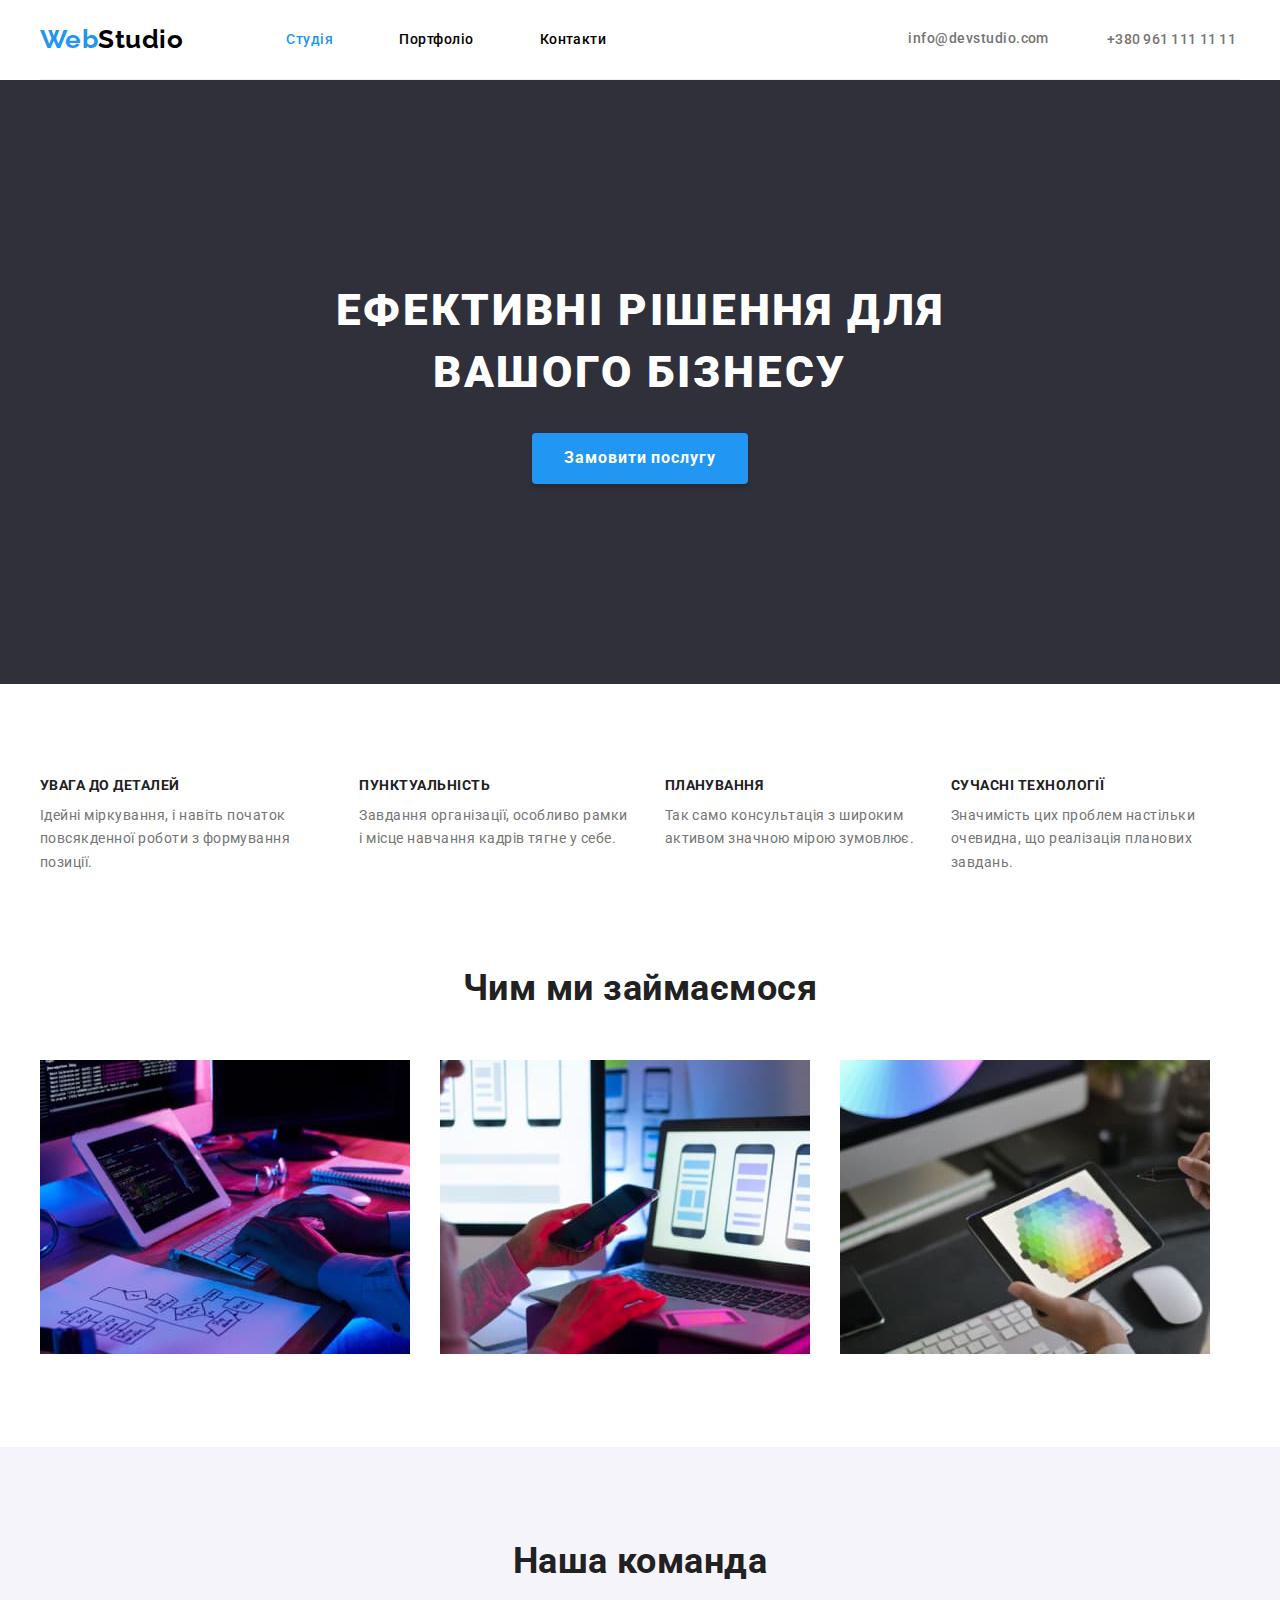
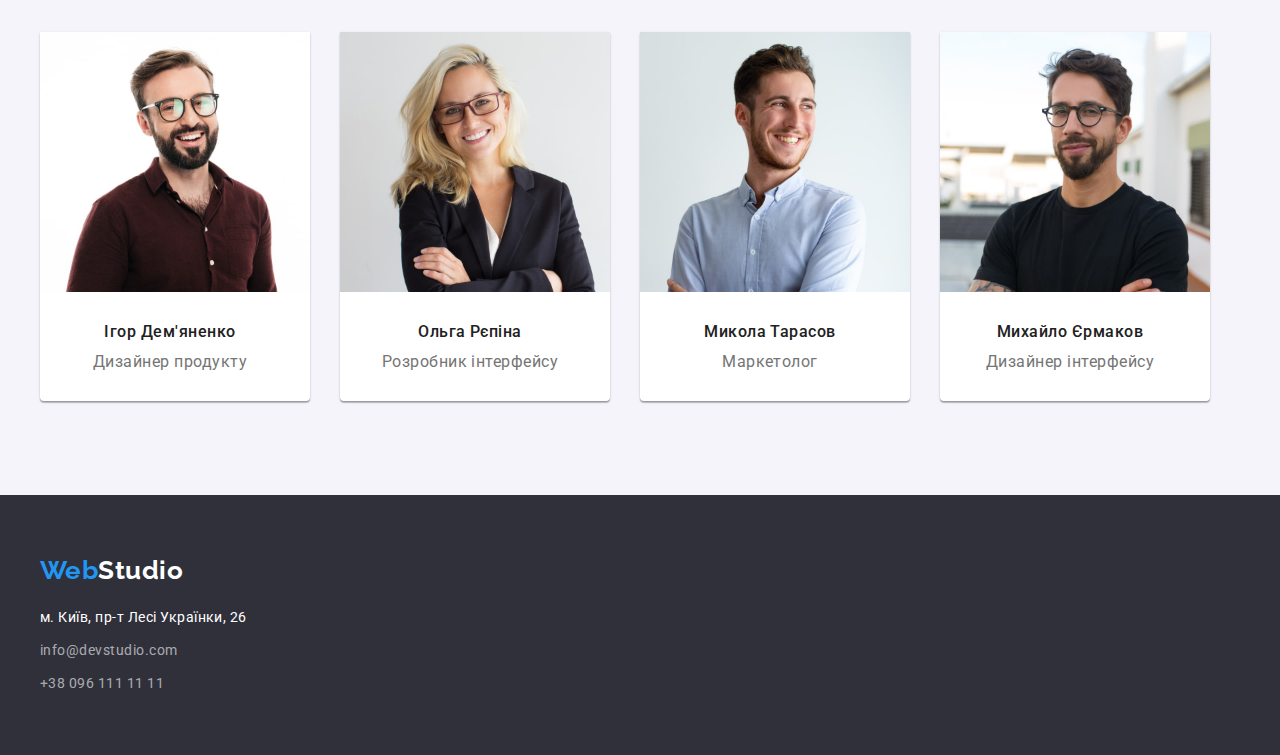
<file: index.html>
<!DOCTYPE html>
<html lang="en">
  <head>
    <meta charset="UTF-8" />
    <meta http-equiv="X-UA-Compatible" content="IE=edge" />
    <meta name="viewport" content="width=device-width, initial-scale=1.0" />
    <title>студія</title>

    <link rel="stylesheet"
        href="https://cdnjs.cloudflare.com/ajax/libs/modern-normalize/1.1.0/modern-normalize.min.css" />
    <link
        href="https://fonts.googleapis.com/css2?family=Raleway:wght@700&family=Roboto:wght@400;500;700;900&display=swap"
        rel="stylesheet" />
    <link rel="stylesheet" href="css/style.css" />
</head>
         <!--header-->
  <body>
    <header class="header">
      <div class="conteiner">
        <div class="conteiner-header">
      <a class="Logo" href="index.html"><span class="logospan">Web</span>Studio</a>
      <nav>
        <ul class="header-list list">
          <li class="link"><a href="index.html" class="link active current">Студія</a></li>
          <li class="link"><a href="portfolio.html" class="link">Портфоліо</a></li>
          <li class="link"><a href="#" class="link">Контакти</a></li>
        </ul>
      </nav>
      <ul class="kontakt-list">
        <li class="link"><a href="mailto:info@devstudio.com" class="kontakt-mail">info@devstudio.com </a></li>
        <li class="link"><a href="tel:+380 96 111 11 11" class="kontakt-contact">+380 961 111 11 11</a></li>
      </ul>
        </div>
      </div>
    </header>

    <main>
      <!--Hero section-->
      <section class="hero-frame">
        <div class="conteiner">
          <div class="hero ">
        <h1 class="hero-title">Ефективні рішення для вашого бізнесу</h1>
        <button class="btn-order" type="button">Замовити послугу</button>
          </div>
        </div>

      </section>
      <!--Section About-->
      <section class="conteiner">
        <div class="about-section">
        <h2 class="about-title">Наші переваги</h2>
        <ul class="about-list list">
          <li class="about-list-item">

            <h3 class="advantage-title">УВАГА ДО ДЕТАЛЕЙ</h3>
            <p class="advantage-text">
              Ідейні міркування, і навіть початок повсякденної роботи з
              формування позиції.
            </p>
          </li>
          <li class="about-list-item">
            <h3 class="advantage-title">ПУНКТУАЛЬНІСТЬ</h3>
            <p class="advantage-text">
              Завдання організації, особливо рамки і місце навчання кадрів тягне
              у себе.
            </p>
          </li>
          <li class="about-list-item">
            <h3 class="advantage-title">ПЛАНУВАННЯ</h3>
            <p class="advantage-text">
              Так само консультація з широким активом значною мірою зумовлює.
            </p>
          </li>
          <li class="about-list-item">
            <h3 class="advantage-title">СУЧАСНІ ТЕХНОЛОГІЇ</h3>
            <p class="advantage-text">
              Значимість цих проблем настільки очевидна, що реалізація планових
              завдань.
            </p>
          </li>
        </ul>
      </div>
      </section>

          <!-- Whot work -->
      <section class="section">
        <div class="conteiner conteiner-work">
        <h2 class="develops">Чим ми займаємося</h2>
        <ul class="develops-list list">

          <li class="work-list-item">
            <img class="foto"
            src="./imeges/img.komp.jpg" 
            alt="Набирає код" 
            width="370" 
            height="294" />
          </li>
          <li class="work-list-item">
            <img class="foto"
              src="./imeges/img.tel.jpg"
              alt="Працює з телефоном"
              width="370"
              height="294"
            />
          </li>
          <li class="work-list-item">
            <img class="foto"
              src="./imeges/img.palitra.jpg"
              alt="Працює на планшеті"
              width="370"
              height="294"
            />
          </li>
        </ul>
      </div>

      </section>
               <!-- Our team -->
      <section class="conteiner-team">
        <div class="conteiner conteiner-team-list">
         <h2 class="section-team">Наша команда</h2>
         <ul class="team-list list">

          <li class="team-list-icon">
            <img class="foto"
              src="imeges/img1.jpg"
              alt="Ігор Дем'яненко"
              width="270"/>
          <div class="team-our-name">
            <h3 class="team-title-name">
            Ігор Дем'яненко
        </h3>
          <p class="team-position">
            Дизайнер продукту
        </p></div>
          </li>

       <li class="team-list-icon">
            <img class="foto"  
              src="imeges/img2.jpg"
              alt="Ольга Рєпіна"
              width="270"/>
              <div class="team-our-name">
                <h3 class="team-title-name">
            Ольга Рєпіна
          </h3>
          <p class="team-position">
            Розробник інтерфейсу
          </p></div>
         </li>

         <li class="team-list-icon">
            <img class="foto"  
              src="imeges/img3.jpg"
              alt="Микола Тарасов"
              width="270"
            />
            <div class="team-our-name">
            <h3 class="team-title-name">
            Микола Тарасов
        </h3>
          <p class="team-position">
            Маркетолог
        </p></div>
          </li>
    
        <li class="team-list-icon">
            <img class="foto"  
              src="imeges/img4.jpg"
              alt="Михайло Єрмаков"
              width="270"
            />
            <div class="team-our-name">
            <h3 class="team-title-name">
            Михайло Єрмаков
        </h3>
          <p class="team-position">
             Дизайнер інтерфейсу
        </p></div>
          </li>
        </ul>
    </div>

      </section>
    </main>
    <!--Footer-->
    <footer class="footer">
      <div class="conteiner conteiner-footer">
        <div class="logo-wraper">
          <a class="Logo logospan-footer" href="./index.html"><span class="logospan">Web</span>Studio</a>
        </div>

         <!--address-->
      <address>
        <ul class="address-list-list">
          <li >
            <a class="Address-link" href="https://goo.gl/maps/K1UanMXqAidAnJSs7" target="_blank" rel="noopener noreferrer nofollow">
              м. Київ, пр-т Лесі Українки, 26</a>
             <li class="footer-rozmir">
            <a href="mailto:info@devstudio.com" target="_blank" class="com-footer">info@devstudio.com</a>
          </li>
          <li class="footer-rozmir"></li>
            <a href="tel:+380 96 111 11 11" class="com-footer">+38 096 111 11 11</a></li>
        </ul>
      </address>
    </div>
    </footer>
  </body>

</html>
</file>
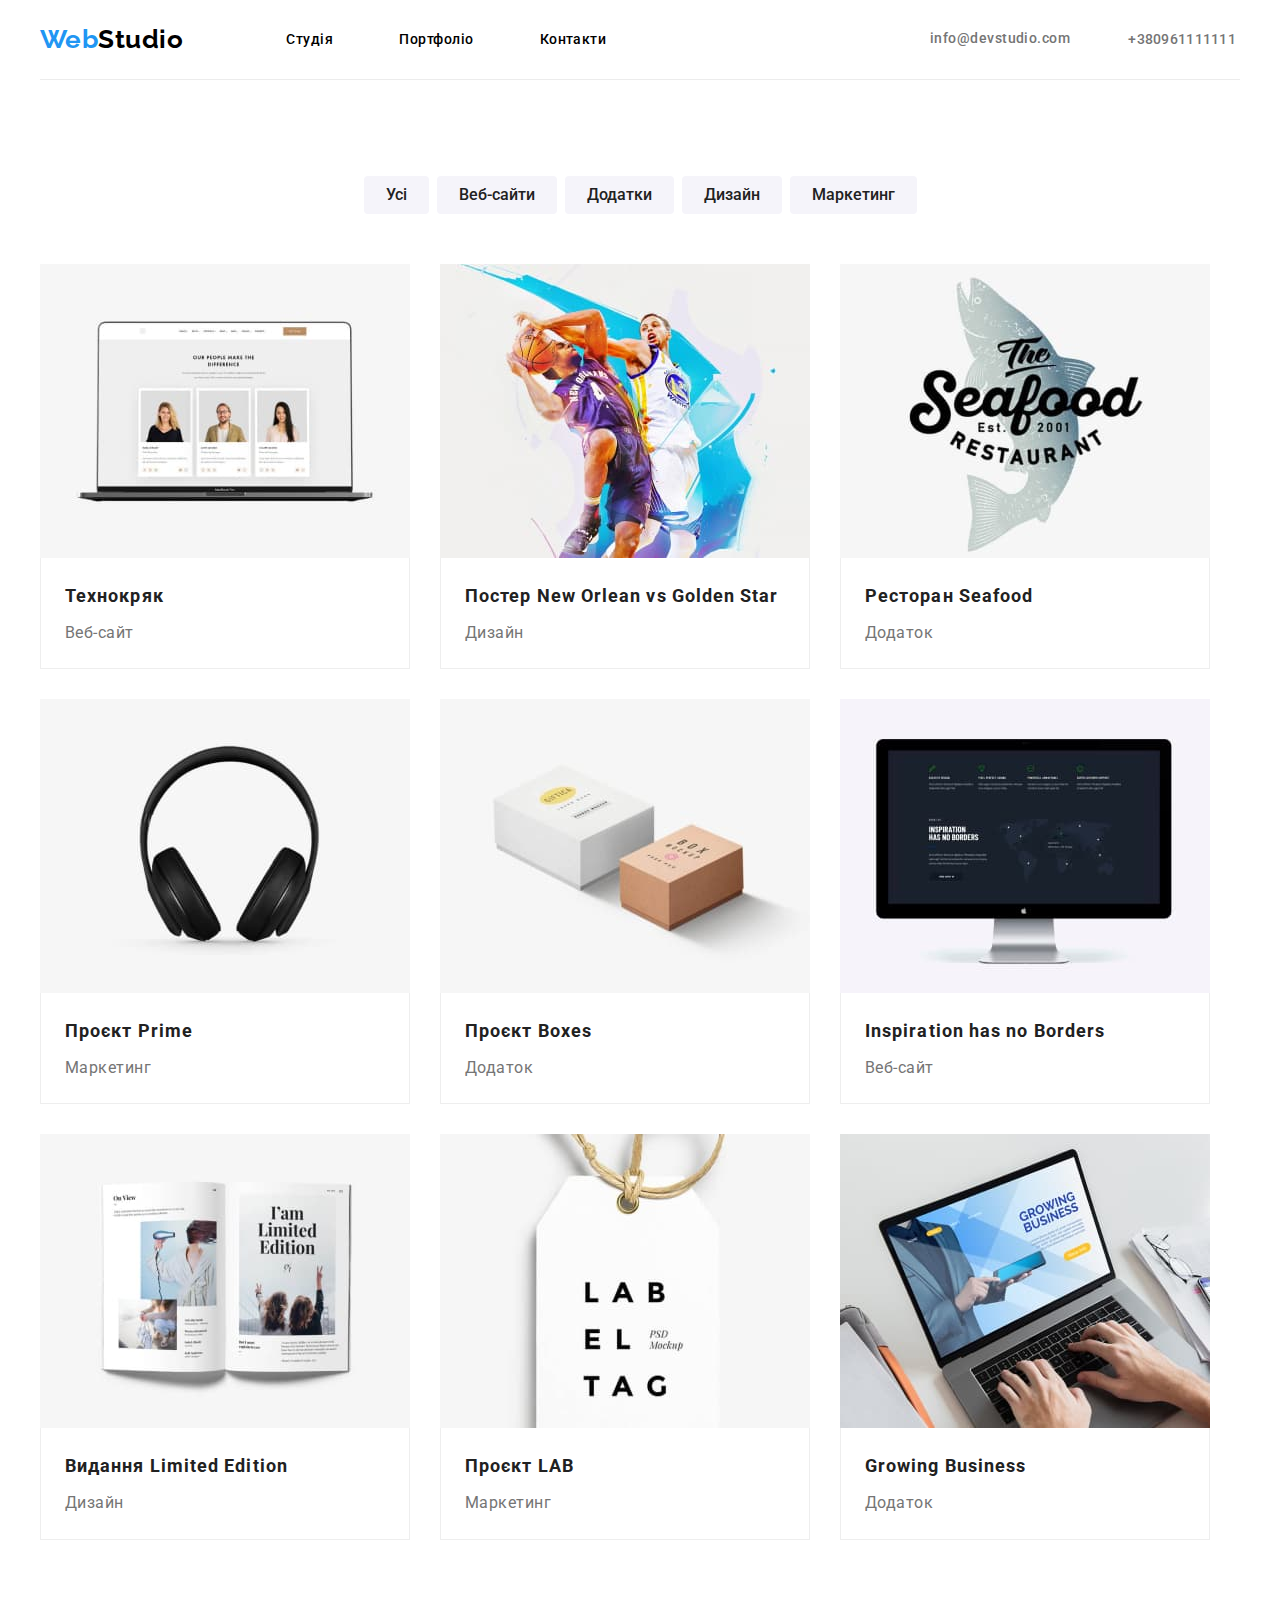
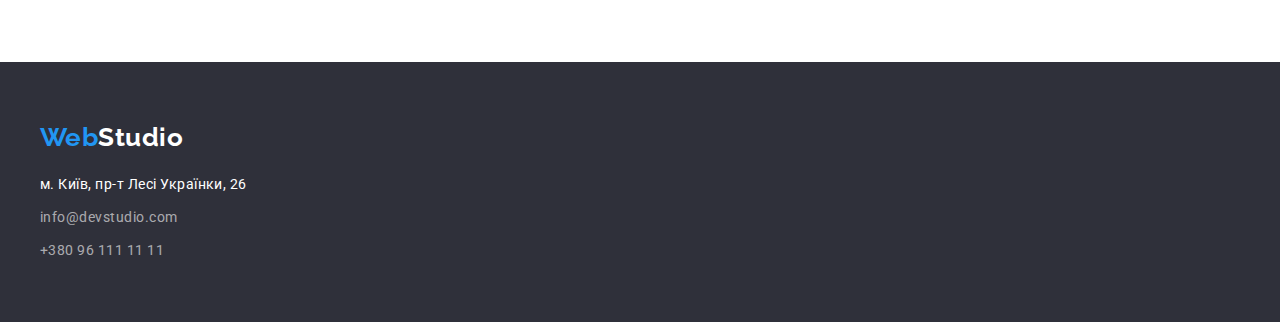
<file: portfolio.html>
<!DOCTYPE html>
<html lang="en">
  <head>
    <meta charset="UTF-8" />
    <meta http-equiv="X-UA-Compatible" content="IE=edge" />
    <meta name="viewport" content="width=device-width, initial-scale=1.0" />
    <title>студія</title>

    <link rel="stylesheet"
        href="https://cdnjs.cloudflare.com/ajax/libs/modern-normalize/1.1.0/modern-normalize.min.css" />
    <link
        href="https://fonts.googleapis.com/css2?family=Raleway:wght@700&family=Roboto:wght@400;500;700;900&display=swap"
        rel="stylesheet" />
    <link rel="stylesheet" href="css/style.css"/>
</head>

  <body>
           <!--header-->
           <header class="header">
            <div class="conteiner">
              <div class="conteiner-header">
            <a class="Logo" href="index.html"><span class="logospan">Web</span>Studio</a>
      <nav>
        <ul class="header-list">
          <li class="link"><a href="index.html" class="link">Студія</a></li>
          <li class="link"><a href="portfolio.html" class="link active currents">Портфоліо</a></li>
          <li class="link"><a href="#" class="link">Контакти</a></li>
        </ul>
      </nav>
      <ul class="kontakt-list">
         <li class="link"><a href="mailto:info@devstudio.com" class="kontakt-mail">info@devstudio.com </a></li>
         <li class="link"><a href="tel:+380961111111" class="kontakt-contact">+380961111111</a></li>
       </ul>
      </div>
    </div>

    </header>

              <!-- main  -->

    <main>
      <h1 class="title-galety list">Gallery</h1>
      <section class="conteiner">
        <div class="gallery">
         
        <ul class="section-list">
          <li class="btn-link"><button type="button" class="btn-section">Усі</button></li>
          <li class="btn-link"><button type="button" class="btn-section">Веб-сайти</button></li>
          <li class="btn-link"><button type="button" class="btn-section">Додатки</button></li>
          <li class="btn-link"><button type="button" class="btn-section">Дизайн</button></li>
          <li class="btn-link"><button type="button" class="btn-section">Маркетинг</button></li>
        </ul>
       

      
      <!--Hero section-->
         <ul class="list-portfolio">
          <li class="list-portfolio-icon">
            <a href="#"><img class="foto"  src="./imeges/img11.jpg"alt="Ноутбук"width="370"height="294">
              <div class="portfolio-icon-text">
            <h2 class="section-title">Технокряк</h2>
            <p class="section-text">Веб-сайт</p>
          </div></a>
          </li>

          <li class="list-portfolio-icon">
            <a href="#"
              ><img class="foto"
                src="./imeges/img22.jpg"
                alt="баскетболіст"
                width="370"
                height="294"/>
            <div class="portfolio-icon-text">
            <h2 class="section-title">Постер New Orlean vs Golden Star</h2>
            <p class="section-text">Дизайн</p>
          </div></a>
          </li>

          <li class="list-portfolio-icon">
            <a href="#"
              ><img class="foto"
                src="./imeges/img33.jpg"
                alt="надпис"
                width="370"
                height="294"
            />
            <div class="portfolio-icon-text">
            <h2 class="section-title">Ресторан Seafood</h2>
            <p class="section-text">Додаток</p>
          </div></a>
          </li>

          <li class="list-portfolio-icon">
            <a href="#"
              ><img class="foto"
                src="./imeges/img44.jpg"
                alt="наушники"
                width="370"
                height="294"
            />
            <div class="portfolio-icon-text">
            <h2 class="section-title">Проєкт Prime</h2>
            <p class="section-text">Маркетинг</p>
          </div></a>
          </li>

          <li class="list-portfolio-icon">
            <a href="#"
              ><img class="foto"
                src="./imeges/img5.jpg"
                alt="коробки"
                width="370"
                height="294"
            />
            <div class="portfolio-icon-text">
            <h2 class="section-title">Проєкт Boxes</h2>
            <p class="section-text">Додаток</p>
          </div></a>
          </li>

          <li class="list-portfolio-icon">
            <a href="#"
              ><img class="foto"
                src="./imeges/img6.jpg"
                alt="екран"
                width="370"
                height="294"
            />
            <div class="portfolio-icon-text">
            <h2 class="section-title">Inspiration has no Borders</h2>
            <p class="section-text">Веб-сайт</p>
          </div></a>
          </li>

          <li class="list-portfolio-icon">
            <a href="#"
              ><img class="foto"
                src="./imeges/img7.jpg"
                alt="журнал"
                width="370"
                height="294"
            />
            <div class="portfolio-icon-text">
            <h2 class="section-title">Видання Limited Edition</h2>
            <p class="section-text">Дизайн</p>
          </div></a>
          </li>

          <li class="list-portfolio-icon">
            <a href="#"
              ><img class="foto"
                src="./imeges/img8.jpg"
                alt="аксесуар"
                width="370"
                height="294"
            />
            <div class="portfolio-icon-text">
            <h2 class="section-title">Проєкт LAB</h2>
            <p class="section-text">Маркетинг</p>
          </div></a>
          </li>

          <li class="list-portfolio-icon">
            <a href="#"
              ><img class="foto"
                src="./imeges/img9.jpg"
                alt="клава набера"
                width="370"
                height="294"
            />
            <div class="portfolio-icon-text">
            <h2 class="section-title">Growing Business</h2>
            <p class="section-text">Додаток</p>
          </div></a>
          </li>
         </ul>
       
     </div>
    </section>
  </main>

    <footer class="footer">
      <div class="conteiner conteiner-footer">
        <div class="logo-wraper">
          <a class="Logo logospan-footer" href="./index.html"><span class="logospan">Web</span>Studio</a>
        </div>

         <!--address-->
      <address>
        <ul class="address-list-list">
          <li >
            <a class="Address-link" href="https://goo.gl/maps/K1UanMXqAidAnJSs7" target="_blank" rel="noopener noreferrer nofollow">
              м. Київ, пр-т Лесі Українки, 26</a>
             <li class="footer-rozmir">
            <a href="mailto:info@devstudio.com" target="_blank" class="com-footer">info@devstudio.com</a>
          </li>
          <li class="footer-rozmir"></li>
            <a href="tel:+380 96 111 11 11" class="com-footer">+380 96 111 11 11</a></li>
        </ul>
      </address>
    </div>
    </footer>
  </body>
</html>
</file>
<file: css/style.css>
/* :root{  --pri-text-color: #212121 } 
.main{ background-color: var(--pri-text-color)} */

:root {
    --primary-text-color: #212121;
    --focus-text-color: #2196F3;
    --other-text-color: #FFFFFF;
    --logo-text-color: #000000;
    --about-text-color: #757575;
    --accent-color: #2196F3;
}


body {

    font-family:'Roboto', sans-serif;
    font-style: normal;
    letter-spacing: 0.03em;
    color: var(--primary-text-color);
    background-color: #ffffff;

}

*,
*::before,
*::after {
    box-sizing: border-box;
}

a,p,li,ul,h1,h2,h3,h4,h5,h6,button {
   padding: 0;
   margin: 0;
}


a { margin: 0;
    text-decoration: none;}

img { display: block;
  }


address{
    list-style-type:none;
    text-decoration: none;}

.list { list-style-type: none;
    }

.conteiner {
    margin: 0 auto;
    width: 1230px;
    padding-left: 15px;
    padding-right: 15px;
    }

.conteiner-header { 
    
    height: 80px;
    align-items: center;
    display: flex;
    border-bottom: 1px solid #ECECEC
    
}

.Logo {
    margin-right: 95px;
    font-family: 'Raleway', sans-serif;
    font-weight: 700;
    font-size: 26px;
    line-height: 1.2;
    color: var(--logo-text-color)
}

.logospan-footer{color: var(--other-text-color);}


.logospan {
    color: var(--focus-text-color);
}

.header-list {
    padding-inline-start: 0px;
    display: flex;
    list-style-type: none;
    text-decoration: none
}

.header-list.link.active.current{
    color: var(--focus-text-color);

}
.link.active.current {
    color: var(--accent-color);
}

.header-list>.link:not(:last-child) {
    margin-right: 50px;
}

.list {margin: 0px;
    list-style-type: none;
    }

.link {
    
    padding: 4px 4px;
    font-weight: 500;
    font-size: 14px;
    line-height: 1.14;
    color: var(--logo-text-color);
    list-style-type:none;
 }

.kontakt-list {  
    display: flex;
    color: var(--primary-text-color);
    font-weight: 500;
    font-size: 14px;
    line-height: 1.2;
    }


.kontakt-list {
    padding-inline-start: 0;
    margin-left: auto;
    }

.kontakt-list {
    margin-left: auto;
    list-style-type:none;
    }

.kontakt-mail.kontakt-contact {
    padding: 4px 4px;
    color: var(--advantage-text-color)
}

.kontakt-contact {
    margin-left: 50px;
    font-weight: 500;
    font-size: 14px;
    line-height: 1.2 ;
    letter-spacing: 0.02em;
    color: var(--about-text-color) 
}

.kontakt-mail {
    display: flex;
    color: var(--about-text-color);
    font-weight: 500;
    font-size: 14px;
    line-height: 1.14;
 
}

.link :hover,
.link :focus{
    color: var(--focus-text-color);
}

         /* main */

.hero-frame {
    background: #2F303A;
 }

.hero { 

    display: flex;
    flex-direction: column;
    justify-content: center;
    align-items: center;
    padding-top: 200px;
    padding-bottom: 200px;
    background-color: #2F303A;
 }

.hero-title {
    width: 700px;
    margin: 0;
    font-weight: 900;
    font-size: 44px;
    line-height: 1.4;
    text-align: center;
    letter-spacing: 0.06em;
    text-transform: uppercase;
    color: var(--other-text-color)
}

.btn-order {
   margin-top: 30px;
   box-shadow: 0px 4px 4px rgba(0, 0, 0, 0.15); 
   font-family: 'Roboto', sans-serif;
   background-color: var(--focus-text-color);
   font-weight: 700;
   font-size: 16px;
   line-height: 1.9;
   letter-spacing: 0.06em;
   color: var(--other-text-color);
   padding: 10px 32px 10px 32px;
   border-width: 0px;
   box-shadow: 0px 4px 4px rgba(0, 0, 0, 0.15);
   border-radius: 4px}        



   /*Section About*/

.about {
    background-color:var(--other-text-color)
}
.about-section {
    padding-top: 94px;
}


.about-list {
    list-style-type:none;
    margin: 0;
    padding: 0;
    display: flex;
}

.about-list-item:not(:last-child) {
    margin-right: 30px;
}

.about-title {
    position: absolute;
    white-space: nowrap;
    width: 1px;
    height: 1px;
    overflow: hidden;
    border: 0;
    padding: 0;
    clip: rect(0 0 0 0);
    clip-path: inset(50%);
    margin: -1px;
}

.advantage-title { 
    margin-bottom: 10px;
    font-family: 'Roboto';
    font-style: normal;
    font-weight: 700;
    font-size: 14px;
    line-height: 1.14;
    text-transform: uppercase;  
}

.advantage-text {
    margin-top: 10 px;
    font-size: 14px;
    line-height: 1.7;
    color: var(--about-text-color)
    
}

       /*Whot work*/

.section {
    padding: 93px 0px 93px 0px;
}
    
.develops-list {
    padding: 0px;
    display: flex;
    padding-inline-start: 0px;
    flex-direction: center;
    
    }

.work-list-item:not(:last-child) {
    margin-right: 30px;

    }

.develops { 
    margin: 0 0 50px 0;
    font-weight: 700;
    font-size: 36px;
    line-height: 1.16;
    text-align: center;
}

       /*Our team*/

.conteiner-team {
    padding-top: 94px;
    padding-bottom: 94px;
    background-color:#F5F4FA;
}

.team-list {
    padding-inline-start: 0px;
    display: flex;
    margin: 0;
    }

.team-our-name{
    padding-top: 30px;
    padding-right: 10px;
    padding-bottom: 30px;
    padding-left: 10 px;
}


.team-list-icon {
    background: #FFFFFF;
    box-shadow: 
0px 1px 3px rgba(0, 0, 0, 0.12), 0px 1px 1px rgba(0, 0, 0, 0.14), 0px 2px 1px rgba(0, 0, 0, 0.2);
    border-radius: 0px 0px 4px 4px;
 }
    
.team-list-icon:not(:last-child) {
    margin-right: 30px;
}

.section-team {

    margin: 0 0 50px 0;
    font-weight: 700;
    font-size: 36px;
    line-height: 1.16;
    text-align: center;
}

.team-title-name {
  
    margin-bottom: 10px;
    font-weight: 500;
    font-size: 16px;
    line-height: 1.2;
    text-align: center;
}

.team-position {
    margin: 0;
    font-size: 16px;
    line-height: 1.2;
    text-align: center;
    color: var(--about-text-color)
}


.footer {
   
    padding-top: 60px;
    padding-bottom: 60px;
    background-color: #2F303A;
}  

.conteiner-footer {
    background-color: #2F303A;
   
}

.logo-wraper {
    margin-bottom: 20px;
}

.address-list-list{
    list-style-type: none;
    margin: 0px;
    padding: 0;
}

.list {
    list-style-type: none;
    }

.Address-link {
    list-style-type: none;
    font-weight: 400;
    font-style: normal;
    font-size: 14px;
    line-height: 1.7;
    color: var(--other-text-color);
}

.com-footer {
    margin-top: 9px;
    font-style: normal;
    font-size: 14px;
    line-height: 1.7;
    color: rgba(255, 255, 255, 0.6);
    }

.footer-rozmir {margin-top: 9px;
    list-style-type: none;
    }

.address-list {list-style-type:none
    
}
    


/*Portfolio*/


.gallery {
    padding: 96px 0px 92px 0px;
}
   


.section-list {
    margin-bottom: 50px;
    padding-inline-start: 0px;
    display: flex;
    justify-content: center;
}


.btn-link:not(:last-child) {
    margin-right: 8px;
}

.list-portfolio {
    display: flex;
    flex-wrap: wrap;
    margin: 0;
    padding: 0; 
}


img{
    max-width: 100%;
    height: auto}

.list-portfolio-icon{
    display: block;
    width: 370px;
    margin-right: 30px;
    margin-bottom: 30px;
}


.list-portfolio-icon:nth-child(3n) {
    margin-right: 0;
}

.portfolio-icon-text {
 
    padding: 20px 24px 20px 24px;
    background: #FFFFFF;
    border-left: 1px solid #EEEEEE;
    border-right: 1px solid #EEEEEE;
    border-bottom: 1px solid #EEEEEE;
}


.title-galety {
    position: absolute;
    white-space: nowrap;
    width: 1px;
    height: 1px;
    overflow: hidden;
    border: 0;
    padding: 0;
    clip: rect(0 0 0 0);
    clip-path: inset(50%);
    margin: -1px;
}


.list{list-style-type:none
   
}

.btn-section:not(:last-child) {
    margin-right: 8px;

}

.btn-section {

    padding: 6px 22px 6px 22px;
    background: #F5F4FA;
    border-radius: 4px;
    border: 0px;
    font-family: 'Roboto';
    font-style: normal;
    font-weight: 500;
    font-size: 16px;
    line-height: 1.6;
    color: var(--primary-text-color)
 
}

.btn-link {
    list-style-type:none
    
}

.btn-link :hover,
.btn-link :focus,
.btn-link :active {
    background-color: var(--focus-text-color);
    color: var(--other-text-color);
}

.section-title {
    margin-bottom: 4px;
    font-weight: 700;
    font-size: 18px;
    line-height: 2;
    letter-spacing: 0.06em;
    color: var(--primary-text-color);

}

.section-text {
    font-size: 16px;
    line-height: 1.9;
    color:var(--about-text-color)
}


.com-footer:hover,
.com-footer:focus,
.Address-link:hover,
.Address-link:focus {
    color: var(--focus-text-color);}
</file>
